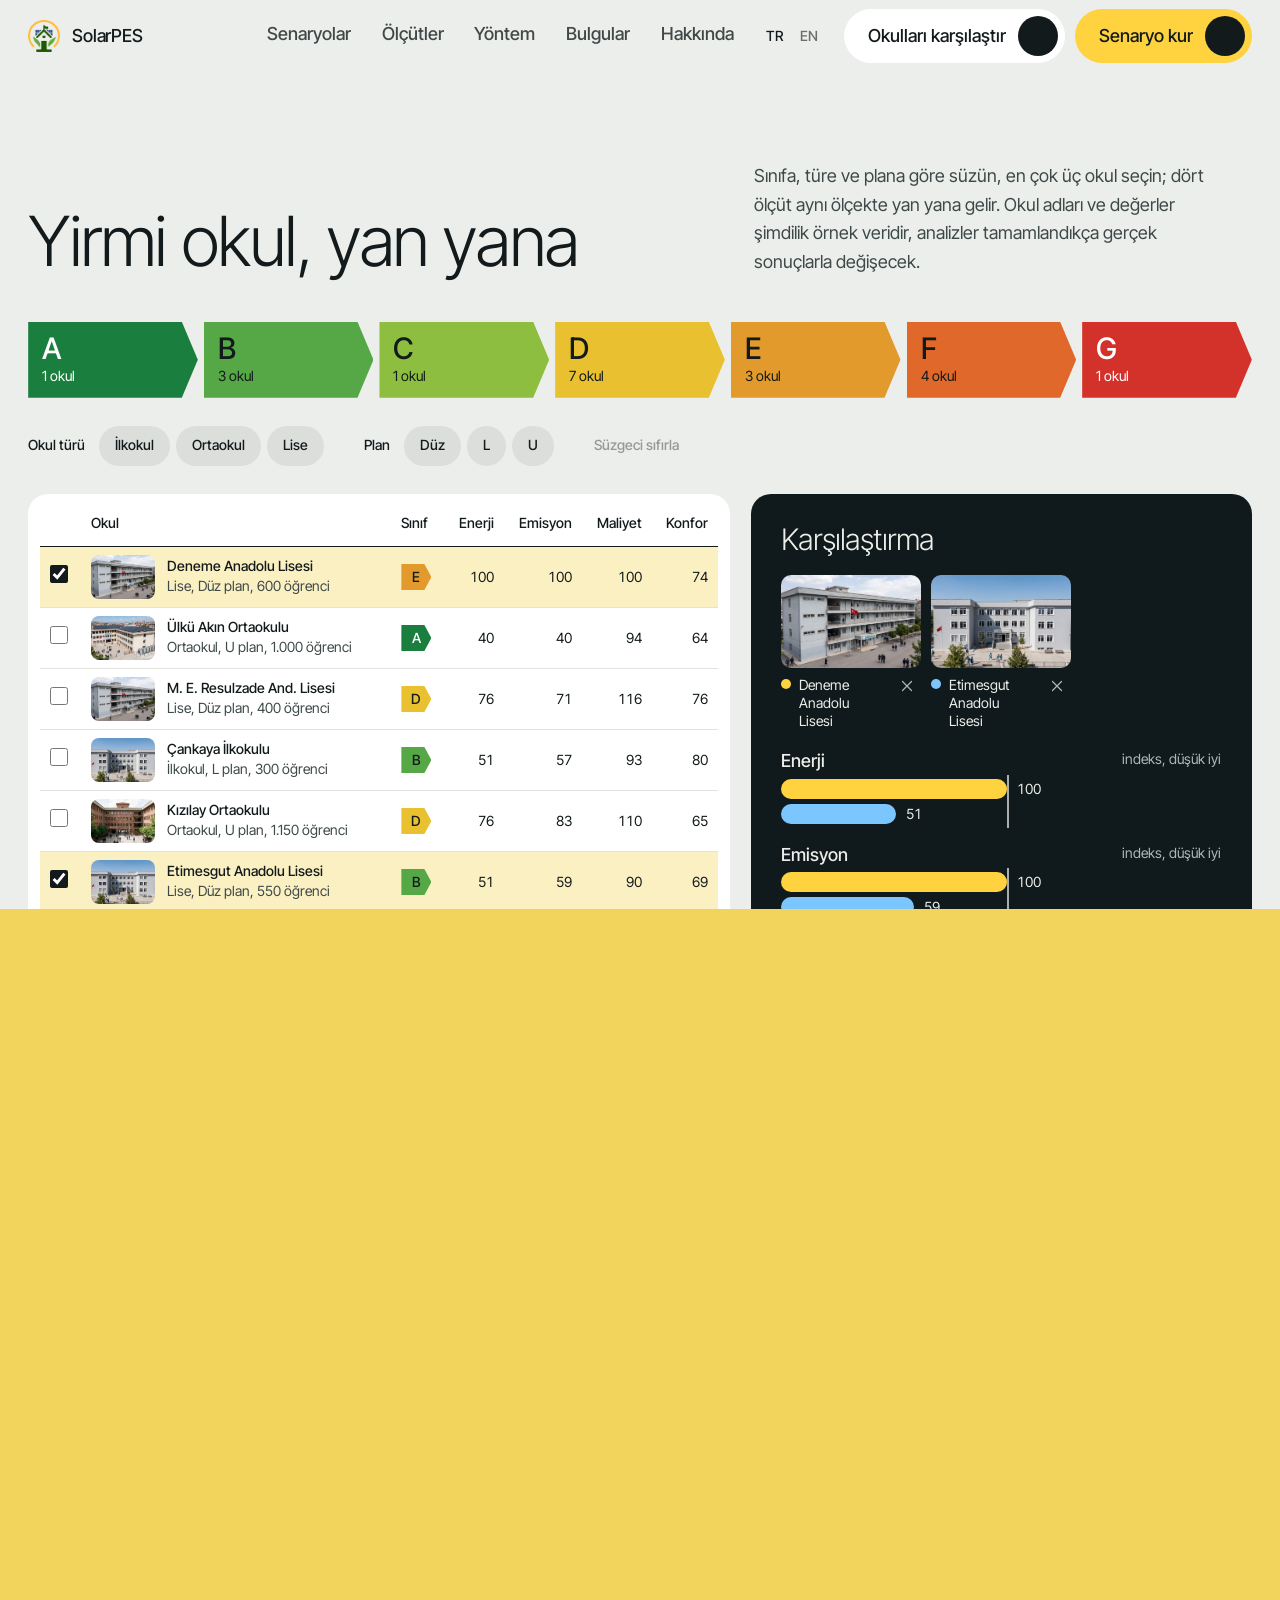
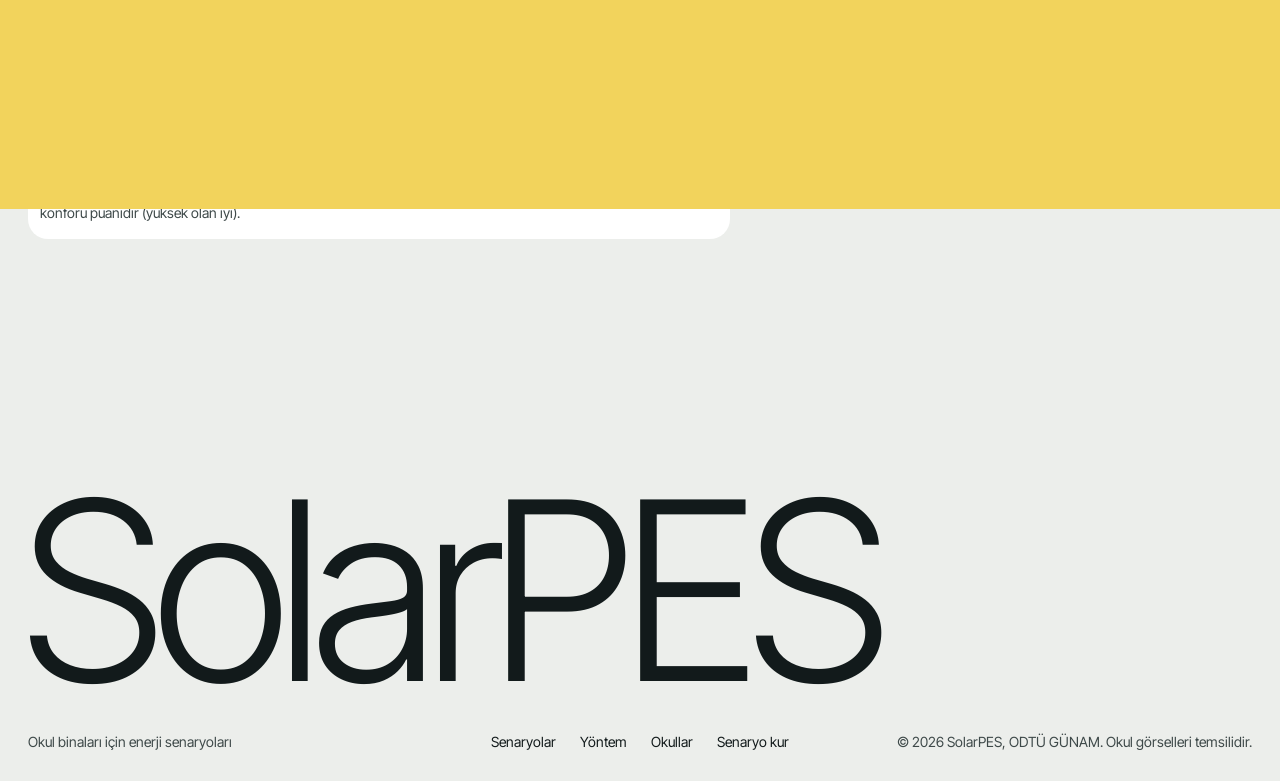
<file: okullar.html>
<!doctype html>
<html lang="tr">
<head>
<meta charset="utf-8">
<meta name="viewport" content="width=device-width, initial-scale=1">
<title>Okulları karşılaştır – SolarPES</title>
<meta name="description" content="SolarPES, Ankara'daki devlet okullarının enerji renovasyon senaryolarını bugünün ve 2050'nin ikliminde ölçen bir araştırma projesi.">
<meta name="theme-color" content="#F1F0EB">
<link rel="icon" href="assets/img/logo.png">
<link rel="preconnect" href="https://fonts.googleapis.com">
<link rel="preconnect" href="https://fonts.gstatic.com" crossorigin>
<link rel="stylesheet" href="https://fonts.googleapis.com/css2?family=Inter+Tight:wght@300;400;500&display=swap">
<link rel="stylesheet" href="css/site.css">
<link rel="stylesheet" href="css/transition.css">
<script>document.documentElement.classList.add("js");setTimeout(function(){var d=document.documentElement;if(!d.classList.contains("ready"))d.classList.add("rv-all")},4000)</script>
<script>try{if(sessionStorage.getItem("sp-trans")==="1")document.documentElement.classList.add("arrive")}catch(e){}</script>
</head>
<body class="page-schools" data-title-key="docTitleSchools">
<svg width="0" height="0" style="position:absolute" aria-hidden="true">
  <defs>
    <symbol id="i-roof" viewBox="0 0 24 24"><path d="M3 11l9-6 9 6"/><path d="M5 10v9h14v-9"/></symbol>
    <symbol id="i-wall" viewBox="0 0 24 24"><rect x="3" y="4" width="18" height="16"/><path d="M3 10h18M3 15h18M9 4v6M15 10v5M9 15v5"/></symbol>
    <symbol id="i-window" viewBox="0 0 24 24"><rect x="4" y="4" width="16" height="16" rx="1"/><path d="M12 4v16M4 12h16"/></symbol>
    <symbol id="i-ground" viewBox="0 0 24 24"><path d="M3 9h18"/><path d="M3 14l3-3M8 14l3-3M13 14l3-3M18 14l3-3"/><path d="M3 19h18"/></symbol>
    <symbol id="i-shade" viewBox="0 0 24 24"><circle cx="12" cy="8" r="3.4"/><path d="M12 2v1.5M18 8h-1.5M6 8H4.5M16 4l-1 1M8 4l1 1"/><path d="M4 14h16M6 18h12"/></symbol>
    <symbol id="i-pv" viewBox="0 0 24 24"><rect x="3" y="5" width="18" height="11" rx="1"/><path d="M3 9h18M3 12.5h18M9 5v11M15 5v11"/><path d="M12 16v3M9 22h6"/></symbol>
    <symbol id="i-hp" viewBox="0 0 24 24"><rect x="3" y="6" width="18" height="12" rx="1.5"/><circle cx="9" cy="12" r="3"/><path d="M9 9v6M6 12h6M16 10v4M19 10v4"/></symbol>
    <symbol id="i-iod" viewBox="0 0 24 24"><path d="M10 13V5a2 2 0 0 1 4 0v8a4 4 0 1 1-4 0z"/><path d="M12 13v-4"/></symbol>
    <symbol id="i-energy" viewBox="0 0 24 24"><path d="M13 3L5 13h6l-1 8 8-11h-6z"/></symbol>
    <symbol id="i-emis" viewBox="0 0 24 24"><path d="M7 17h10a3 3 0 0 0 0-6 4.5 4.5 0 0 0-8.7-1.5A3.2 3.2 0 0 0 7 17z"/></symbol>
    <symbol id="i-cost" viewBox="0 0 24 24"><circle cx="12" cy="12" r="8.5"/><path d="M9.5 9h4M9 12.5h4.5M11 7.5v9M9.5 14.5c.6 1 2 1.4 3 .6"/></symbol>
    <symbol id="i-reset" viewBox="0 0 24 24"><path d="M4 12a8 8 0 1 0 2.5-5.8"/><path d="M4 4v4h4"/></symbol>
    <symbol id="i-rotate" viewBox="0 0 24 24"><path d="M20 12a8 8 0 0 1-14.3 4.9"/><path d="M4 12a8 8 0 0 1 14.3-4.9"/><path d="M18 3v4.5h-4.5M6 21v-4.5h4.5"/></symbol>
    <symbol id="i-close" viewBox="0 0 24 24"><path d="M6 6l12 12M18 6L6 18"/></symbol>
    <symbol id="i-prev" viewBox="0 0 24 24"><path d="M15 5l-7 7 7 7"/></symbol>
    <symbol id="i-next" viewBox="0 0 24 24"><path d="M9 5l7 7-7 7"/></symbol>
    <symbol id="i-expand" viewBox="0 0 24 24"><path d="M14 4h6v6M10 20H4v-6M20 4l-7 7M4 20l7-7"/></symbol>
    <symbol id="i-arrow" viewBox="0 0 24 24"><path d="M5 12h14M13 6l6 6-6 6"/></symbol>
  </defs>
</svg>

<div class="curtain" aria-hidden="true"><span>SolarPES</span></div>
<a class="skip" href="#main" data-i18n="skip">İçeriğe geç</a>

<header class="bar solid" id="bar">
  <a class="mark" href="./"><img src="assets/img/logo.png" alt="" width="30" height="30"><span>SolarPES</span></a>
  <nav class="links" id="links" aria-label="Bölümler" data-i18n-aria="navLabel">
    <a href="./#senaryolar"><span class="roll"><span data-i18n="navExplore">Senaryolar</span></span></a>
    <a href="./#olcutler"><span class="roll"><span data-i18n="navCriteria">Ölçütler</span></span></a>
    <a href="./#yontem"><span class="roll"><span data-i18n="navMethod">Yöntem</span></span></a>
    <a href="./#bulgular"><span class="roll"><span data-i18n="navFindings">Bulgular</span></span></a>
    <a href="./#hakkinda"><span class="roll"><span data-i18n="navAbout">Hakkında</span></span></a>
    <a class="show-m" href="okullar.html"><span class="roll"><span data-i18n="navCompare">Okulları karşılaştır</span></span></a>
  </nav>
  <div class="bar-r">
    <div class="lang" role="group" aria-label="Dil / Language">
      <button type="button" data-lang="tr" aria-pressed="true">TR</button><button type="button" data-lang="en" aria-pressed="false">EN</button>
    </div>
    <button type="button" class="menu-btn" id="menuBtn" aria-expanded="false" aria-controls="links" data-i18n="menu">Menü</button>
    <a class="pill pill-white pill-md hide-m" href="okullar.html"><span class="roll"><span data-i18n="navCompare">Okulları karşılaştır</span></span><svg class="ico" aria-hidden="true"><use href="./#i-arrow"/></svg></a>
    <a class="pill pill-sun pill-md" href="senaryo/"><span class="roll"><span data-i18n="navCta">Senaryo kur</span></span><svg class="ico" aria-hidden="true"><use href="./#i-arrow"/></svg></a>
  </div>
</header>

<main id="main">
<section class="schools" id="okullar" aria-labelledby="scH">
  <div class="wrap">
    <div class="sec-head">
      <h1 class="h-head" id="scH" data-i18n="scH">Yirmi okul, yan yana</h1>
      <p data-i18n="scP">Sınıfa, türe ve plana göre süzün, en çok üç okul seçin; dört ölçüt aynı ölçekte yan yana gelir. Okul adları ve değerler şimdilik örnek veridir, analizler tamamlandıkça gerçek sonuçlarla değişecek.</p>
    </div>
    <div class="sc-tool">
      <div class="ekb" id="ekbBar" role="group" aria-label="Enerji sınıfına göre süz" data-i18n-aria="ekbAria"></div>
      <div class="sc-filters">
        <div class="fgrp" role="group" aria-labelledby="fTypeL"><span id="fTypeL" data-i18n="fType">Okul türü</span><div class="chips" id="fType"></div></div>
        <div class="fgrp" role="group" aria-labelledby="fPlanL"><span id="fPlanL" data-i18n="fPlan">Plan</span><div class="chips" id="fPlan"></div></div>
        <button type="button" class="reset" id="fReset" data-i18n="reset" disabled>Süzgeci sıfırla</button>
      </div>
      <div class="sc-main">
        <div class="pool-wrap">
          <table class="pool" id="pool">
            <caption class="sr" data-i18n="poolCap">Okul havuzu</caption>
            <thead><tr>
              <th scope="col"><span class="sr" data-i18n="select">Seç</span></th>
              <th scope="col" data-i18n="thSchool">Okul</th>
              <th scope="col" data-i18n="thClass">Sınıf</th>
              <th scope="col" class="num" data-i18n="thEnergy">Enerji</th>
              <th scope="col" class="num hide-s" data-i18n="thEmis">Emisyon</th>
              <th scope="col" class="num hide-s" data-i18n="thCost">Maliyet</th>
              <th scope="col" class="num" data-i18n="thComfort">Konfor</th>
            </tr></thead>
            <tbody id="poolBody"></tbody>
          </table>
          <p class="pool-note" data-i18n="poolNote">Enerji, emisyon ve maliyet baz binaya göre indekstir (baz 100, düşük olan iyi). Konfor yaz konforu puanıdır (yüksek olan iyi).</p>
        </div>
        <div class="cmp" id="cmp" aria-live="polite"></div>
      </div>
    </div>
  </div>
</section>
</main>

<footer class="foot wrap" data-bg="ink">
  <p class="ft-word" aria-hidden="true">SolarPES</p>
  <div class="ft-line">
    <p class="ft-say" data-i18n="ftShort">Okul binaları için enerji senaryoları</p>
    <nav class="ft-nav" aria-label="Alt menü" data-i18n-aria="ftNav">
      <a href="./#senaryolar" data-i18n="navExplore">Senaryolar</a>
      <a href="./#yontem" data-i18n="navMethod">Yöntem</a>
      <a href="okullar.html" data-i18n="navSchools">Okullar</a>
      <a href="senaryo/" data-i18n="navCta">Senaryo kur</a>
    </nav>
    <p class="ft-legal" data-i18n="ftLegal">© 2026 SolarPES, ODTÜ GÜNAM. Okul görselleri temsilidir.</p>
  </div>
</footer>

<script src="js/transition.js"></script>
<script type="module" src="js/schools.js"></script>
</body>
</html>
</file>
<file: css/site.css>
/* SolarPES · proje sitesi
   Renkli ama sakin: sayfanın zemini kaydırdıkça bir renkten ötekine geçer (kâğıt, Ankara göğü, yaprak,
   güneş, gece). Renkler okulun dünyasından: çatıdaki güneş, yenilenmiş okulun yeşili, gök, beton kâğıt.
   Tek yazı ailesi Inter Tight ince ağırlıkta; düğmeler tam yuvarlak, okları dairede. */
:root{
  --font:"Inter Tight",system-ui,-apple-system,"Segoe UI",sans-serif;
  --paper:#ECEEEB; --sky:#CCDDEB; --leaf:#D4E6CB; --sun:#F2D35C; --night:#10191B;
  --ink:#121A1B; --ink-2:#3E4949;
  --light:#ECEEEA; --light-2:#AEB8B5;
  --sun-hot:#FFD23F;
  --A:#1A7F3E;--B:#55A845;--C:#8DBE3F;--D:#E9C130;--E:#E39A2D;--F:#E0682A;--G:#D3322A;

  --s-small:14px;
  --s-body:clamp(1rem,.96rem + .2vw,1.125rem);
  --s-lead:clamp(1.375rem,1.05rem + 1vw,2rem);
  --s-head:clamp(2.5rem,1.6rem + 3.4vw,4.5rem);
  --s-disp:clamp(3.4rem,8.4vw,8.5rem);

  --m:clamp(16px,2.2vw,32px);
  --gap:clamp(14px,1.6vw,24px);
  --sec:clamp(120px,16vh,200px);
  --bar:72px;
  --r-img:20px;
  --ease:cubic-bezier(.16,1,.3,1);
  --field-t:.8s cubic-bezier(.4,0,.2,1);
  /* 3B gezgin bu iki rengi okur */
  --tint:#FFD23F; --sky2:#2A3538;
  color-scheme:light;
}

*,*::before,*::after{box-sizing:border-box}
*{margin:0}
html{scroll-padding-top:calc(var(--bar) + 8px);-webkit-text-size-adjust:100%;overflow-x:clip}
body{--field:var(--paper);--fg:var(--ink);--fg-2:var(--ink-2);--card:rgba(255,255,255,.55);--soft:rgba(18,26,27,.08);
  background:var(--field);color:var(--fg);font:400 var(--s-body)/1.6 var(--font);-webkit-font-smoothing:antialiased;overflow-x:clip;
  transition:background-color var(--field-t),color var(--field-t)}
body.jump,body.jump .bar{transition:none}
body[data-field="sky"]{--field:var(--sky)}
body[data-field="leaf"]{--field:var(--leaf)}
body[data-field="sun"]{--field:var(--sun)}
body[data-field="ink"]{--field:var(--night);--fg:var(--light);--fg-2:var(--light-2);--card:rgba(255,255,255,.06);--soft:rgba(255,255,255,.1)}
img,video{display:block;max-width:100%;height:auto}
button,input,select{font:inherit;color:inherit}
button{cursor:pointer;background:none;border:0;padding:0}
a{color:inherit}
:focus-visible{outline:2px solid currentColor;outline-offset:3px}
::selection{background:var(--ink);color:var(--sun)}
.sr{position:absolute;width:1px;height:1px;overflow:hidden;clip-path:inset(50%);white-space:nowrap}
.skip{position:fixed;left:var(--m);top:-60px;z-index:100;background:var(--ink);color:var(--paper);padding:12px 16px;text-decoration:none;border-radius:999px}
.skip:focus{top:8px}
.ico{width:18px;height:18px;fill:none;stroke:currentColor;stroke-width:1.6;stroke-linecap:round;stroke-linejoin:round;flex:0 0 auto}
.num{font-variant-numeric:tabular-nums}
.wrap{padding-inline:var(--m)}
.show-m{display:none}

/* tipografi */
h1,h2,h3,h4{font-weight:300;letter-spacing:-.035em;line-height:1.02;text-wrap:balance}
.h-head{font-size:var(--s-head)}
.h-sub{font-size:var(--s-lead);letter-spacing:-.02em;line-height:1.15}
.statement{font-size:var(--s-lead);font-weight:300;line-height:1.3;letter-spacing:-.015em;text-wrap:pretty}
.sec-head{display:grid;grid-template-columns:repeat(12,minmax(0,1fr));column-gap:var(--gap);align-items:end;margin-bottom:clamp(36px,5vh,56px)}
.sec-head h1,.sec-head h2{grid-column:1 / span 7}
.sec-head p{grid-column:8 / span 5;max-width:46ch;color:var(--fg-2)}

/* düğmeler: tam yuvarlak, ok dairede */
.pill{display:inline-flex;align-items:center;gap:14px;min-height:56px;padding:0 8px 0 26px;border-radius:999px;font-weight:500;font-size:var(--s-body);
  text-decoration:none;white-space:nowrap;transition:transform .25s var(--ease),background-color .25s,color .25s}
.pill .ico{width:40px;height:40px;padding:11px;border-radius:50%;transition:transform .45s var(--ease),background-color .25s}
.pill:hover .ico{transform:rotate(-45deg)}
.pill:active{transform:scale(.97)}
.pill-lg{min-height:64px;padding-left:30px}
.pill-lg .ico{width:48px;height:48px;padding:14px}
.pill-sm{min-height:46px;padding:0 6px 0 20px;font-size:var(--s-small);gap:10px}
.pill-sm .ico{width:34px;height:34px;padding:9px}
.pill-sm:not(:has(.ico)){padding:0 20px}
.pill-sun{background:var(--sun-hot);color:var(--ink)}
.pill-sun .ico{background:var(--ink);color:var(--sun-hot)}
.pill-sun:hover{background:#FFE07A}
.pill-light{background:var(--paper);color:var(--ink)}
.pill-light .ico{background:var(--ink);color:var(--paper)}
.pill-light:hover{background:#fff}
.pill-ink{background:var(--ink);color:var(--paper)}
.pill-ink .ico{background:var(--sun-hot);color:var(--ink)}
.pill-ink:hover{background:#26302F}
.pill-line{background:color-mix(in srgb,currentColor 12%,transparent)}
.pill-line .ico{background:var(--fg);color:var(--field)}
.pill-line:hover{background:color-mix(in srgb,currentColor 20%,transparent)}
.pill-md{min-height:54px;padding:0 7px 0 24px;gap:12px}
.pill-md .ico{width:40px;height:40px;padding:11px}
.pill-white{background:#fff;color:var(--ink)}
.pill-white .ico{background:var(--ink);color:#fff}
.pill-white:hover{background:#F6F6F2}
.pill-soft{background:color-mix(in srgb,currentColor 13%,transparent)}
.pill-soft .ico{background:currentColor;color:var(--field)}
.pill-soft:hover{background:color-mix(in srgb,currentColor 22%,transparent)}
.bar:not(.solid) .pill-soft .ico{color:var(--night)}
/* üzerine gelince yazı yukarı kayar, altından aynısı gelir */
.roll{display:inline-flex;flex-direction:column;overflow:hidden;vertical-align:top;height:1.3em;line-height:1.3}
.roll>span,.roll::after{display:block;transition:transform .55s var(--ease)}
.roll::after{content:attr(data-t)}
a:hover .roll>span,a:hover .roll::after,a:focus-visible .roll>span,a:focus-visible .roll::after{transform:translateY(-100%)}
.tlink{display:inline-flex;align-items:center;gap:10px;text-decoration:none;font-weight:500;padding:6px 0}
.tlink .ico{transition:transform .3s var(--ease)}
.tlink:hover .ico{transform:translateX(5px)}

/* ---------- üst çubuk: tam genişlik, aşağı kaydırınca gizlenir, yukarıda geri gelir ---------- */
.bar{position:fixed;inset:0 0 auto;z-index:50;height:var(--bar);display:grid;grid-template-columns:1fr auto 1fr;align-items:center;gap:24px;padding:0 var(--m);color:var(--light);
  transition:background-color var(--field-t),color var(--field-t),transform .5s var(--ease)}
.bar.solid{background:var(--field);color:var(--fg)}
.bar.away{transform:translateY(-100%)}
.mark{justify-self:start;display:flex;align-items:center;gap:12px;text-decoration:none;font-weight:500;font-size:var(--s-body);letter-spacing:-.01em}
.mark img{width:32px;height:32px;transition:transform .8s var(--ease)}
.mark:hover img{transform:rotate(-20deg)}
.links{display:flex;gap:clamp(18px,2.4vw,36px)}
.links a{text-decoration:none;font-size:var(--s-body);font-weight:500;padding:6px 0;opacity:.78;transition:opacity .2s}
.links a:hover,.links a[aria-current="true"]{opacity:1}
.bar-r{justify-self:end;display:flex;align-items:center;gap:10px}
.lang{display:flex;margin-right:8px}
.lang button{min-width:34px;height:40px;font-weight:500;font-size:var(--s-small);opacity:.6;transition:opacity .2s}
.lang button:hover,.lang button[aria-pressed="true"]{opacity:1}
.menu-btn{display:none;height:44px;padding:0 18px;border-radius:999px;font-weight:500;font-size:var(--s-small);background:color-mix(in srgb,currentColor 13%,transparent)}

/* ---------- açılış: film çerçevesi kaydırınca içe çekilir ---------- */
.hero{position:relative;height:100svh;min-height:600px;display:grid;align-items:center;color:var(--light);--hp:0;overflow:clip}
.hero-frame{position:absolute;inset:0;overflow:hidden;background:var(--night);
  transform:scale(calc(1 - var(--hp) * .1));border-radius:calc(var(--hp) * 32px);transform-origin:50% 20%}
.hero-vid{position:absolute;inset:0;width:100%;height:100%;object-fit:cover;filter:brightness(.66) contrast(1.05) saturate(.9);transform:scale(calc(1 + var(--hp) * .12))}
.hero-shade{position:absolute;inset:0;background:linear-gradient(180deg,rgba(16,25,27,.65) 0%,rgba(16,25,27,0) 34%,rgba(16,25,27,0) 58%,rgba(16,25,27,.82) 100%)} /* taste-skill-ignore: fotoğraf üstünde nötr perde */
.hero-h{position:absolute;inset:var(--bar) 0 0;z-index:2;display:flex;flex-direction:column;justify-content:space-between;pointer-events:none;margin:0}
.hl{position:relative;display:block;overflow:hidden;font-size:var(--s-disp);font-weight:300;line-height:.95;letter-spacing:-.05em;padding-bottom:.06em;white-space:nowrap}
.hl>span{display:block}
.hl-1{padding:clamp(24px,5vh,56px) var(--m) 0;transform:translateX(calc(var(--hp) * -5vw))}
.hl-2{align-self:flex-end;padding:0 var(--m) clamp(16px,3vh,28px);transform:translateX(calc(var(--hp) * 5vw))}
.hero-mid{position:relative;z-index:3;margin-left:var(--m);max-width:none;display:flex;flex-direction:column;gap:28px;padding-right:var(--m);opacity:calc(1 - var(--hp) * 1.6)}
.hero-lead{font-size:var(--s-lead);font-weight:300;line-height:1.3;letter-spacing:-.015em;max-width:48ch}
.hero-act{display:flex;flex-wrap:wrap;align-items:center;gap:12px}

/* ---------- sorun: metin solda sabit, fotoğraflar sağdan kayarak geçer ve girerken açılır ---------- */
.intro{padding-top:var(--sec)}
.intro-track{display:grid;grid-template-columns:repeat(12,minmax(0,1fr));column-gap:var(--gap)}
.intro-sticky{display:contents}
.intro-text{grid-column:1 / span 5;position:sticky;top:30vh;align-self:start;display:flex;flex-direction:column;gap:24px;padding-bottom:10vh}
.intro-body{color:var(--fg-2);max-width:44ch}
.intro-stack{grid-column:7 / -1;display:flex;flex-direction:column;gap:20vh;padding:6vh 0 4vh}
.st{position:relative;margin:0;border-radius:28px;overflow:hidden;
  clip-path:inset(calc((1 - var(--r,1)) * 100%) 0 0 0 round 28px);
  transform:translateY(calc((1 - var(--r,1)) * 90px + (var(--p,.5) - .5) * -70px)) rotate(calc((1 - var(--r,1)) * var(--tilt,0deg)))}
.st img{display:block;width:100%;object-fit:cover;transform:scale(calc(1.28 - var(--r,1) * .28))}
.st:nth-child(1){width:82%;--tilt:-3deg}
.st:nth-child(1) img{aspect-ratio:4/5}
.st:nth-child(2){width:100%;--tilt:2deg}
.st:nth-child(2) img{aspect-ratio:16/10}
.st:nth-child(3){width:62%;margin-left:auto;--tilt:-2deg}
.st:nth-child(3) img{aspect-ratio:1}
.st figcaption{position:absolute;left:18px;bottom:18px;padding:9px 16px;border-radius:999px;background:var(--paper);color:var(--ink);font-size:var(--s-small);font-weight:500;
  opacity:var(--r,1);transform:translateY(calc((1 - var(--r,1)) * 24px))}
.scope{display:grid;grid-template-columns:repeat(4,1fr);gap:var(--gap);margin-top:clamp(40px,6vh,80px)}
.scope dt{font-size:var(--s-lead);font-weight:300;letter-spacing:-.02em;margin-bottom:10px}
.scope dd{color:var(--fg-2);max-width:32ch}

/* ---------- 3B gezgin ---------- */
.explorer{padding-top:var(--sec)}
.js .stage .ex-card{opacity:0;transform:translateX(-30px);transition:opacity .7s var(--ease) .9s,transform .9s var(--ease) .9s}
.js .stage.arrived .ex-card{opacity:1;transform:none}
.js .stage .ctl{opacity:0;transition:opacity .6s 1.6s}
.js .stage.arrived .ctl{opacity:1}
.stage.arrived .pin{animation:pinIn .6s var(--ease) backwards}
.stage.arrived .pin:nth-child(1){animation-delay:1.7s}.stage.arrived .pin:nth-child(2){animation-delay:1.78s}.stage.arrived .pin:nth-child(3){animation-delay:1.86s}
.stage.arrived .pin:nth-child(4){animation-delay:1.94s}.stage.arrived .pin:nth-child(5){animation-delay:2.02s}.stage.arrived .pin:nth-child(6){animation-delay:2.1s}
.stage.arrived .pin:nth-child(7){animation-delay:2.18s}.stage.arrived .pin:nth-child(8){animation-delay:2.26s}.stage.arrived .pin:nth-child(9){animation-delay:2.34s}
@keyframes pinIn{from{opacity:0;transform:scale(.2) translateY(20px)}}

/* ---------- ölçütler ---------- */
.criteria{padding-top:var(--sec)}
.cr-track{position:relative;height:270svh}
.cr-sticky{position:sticky;top:0;height:100svh;display:grid;grid-template-columns:repeat(12,minmax(0,1fr));grid-template-rows:auto 1fr;column-gap:var(--gap);
  align-content:center;padding-top:calc(var(--bar) + 12px);padding-bottom:24px}
.cr-head{grid-column:7 / -1;grid-row:1;align-self:end}
.cr-photo{grid-column:1 / span 5;grid-row:1 / span 2;align-self:center;position:relative;height:min(74svh,720px);border-radius:var(--r-img);overflow:hidden;background:var(--soft)}
.cr-photo img{position:absolute;inset:0;width:100%;height:100%;object-fit:cover;opacity:0;transform:scale(1.06);transition:opacity .6s ease,transform 1.4s var(--ease)}
.cr-photo img.on{opacity:1;transform:none}
.cr-list{grid-column:7 / -1;grid-row:2}
.cr-p{color:var(--fg-2);max-width:44ch;margin:20px 0 40px}
.crl{list-style:none;padding:0}
.crl li{padding:6px 20px;margin-inline:-20px;position:relative;border-radius:20px;transition:background-color .5s var(--ease)}
.crl li.on{background:rgba(242,211,92,.38)}
.crl-b{width:100%;display:flex;justify-content:space-between;align-items:baseline;gap:20px;min-height:64px;text-align:left;color:var(--fg-2);transition:color .25s,transform .35s var(--ease)}
.crl-b span{font-size:var(--s-lead);font-weight:300;letter-spacing:-.02em;line-height:1.15}
.crl-b small{font-size:var(--s-small);white-space:nowrap}
.crl li.on .crl-b,.crl-b:hover{color:var(--fg)}
.crl li:not(.on) .crl-b:hover{transform:translateX(8px)}
.crl-d{display:none;padding-bottom:22px}
.crl li.on .crl-d{display:block;animation:fadeUp .5s var(--ease)}
.crl-d p{max-width:52ch}
.crl-d .crl-m{color:var(--fg-2);font-size:var(--s-small);margin-top:10px}

/* ---------- yöntem: okul yılı sürgüsü ---------- */
.method{padding-top:var(--sec)}
.mt-split{display:grid;grid-template-columns:1fr 1fr;gap:10px;min-height:58svh}
.mt-left{background:var(--card);border-radius:var(--r-img);padding:clamp(28px,4vw,56px);display:flex;flex-direction:column;justify-content:space-between;gap:40px}
.mt-clause{font-size:var(--s-lead);font-weight:300;letter-spacing:-.02em;line-height:1.25;max-width:24ch}
.mt-clause.swap{animation:fadeUp .45s var(--ease)}
.mt-right{background:var(--night);color:var(--light);border-radius:var(--r-img);padding:clamp(28px,4vw,56px);display:flex;flex-direction:column;justify-content:center;gap:36px}
.yr{display:flex;gap:6px;height:120px;align-items:flex-end}
.yr i{flex:var(--d) 1 0;min-width:10%;height:100%;border-radius:6px;background:#2C383B;transition:background-color .3s,transform .5s var(--ease);transform-origin:bottom;transform:scaleY(.62)}
.yr i.on{background:var(--sun-hot);transform:none}
.yr-read{display:grid;grid-template-columns:repeat(3,1fr);gap:var(--gap)}
.yr-read dt{font-size:var(--s-small);color:var(--light-2)}
.yr-read dd{margin-top:6px;font-weight:500}
.mt-slider{margin-top:28px}
.mt-slider input{width:100%;appearance:none;-webkit-appearance:none;height:32px;background:none;cursor:pointer}
.mt-slider input::-webkit-slider-runnable-track{height:6px;border-radius:3px;background:var(--soft)}
.mt-slider input::-moz-range-track{height:6px;border-radius:3px;background:var(--soft)}
.mt-slider input::-moz-range-progress{height:6px;border-radius:3px;background:var(--ink)}
.mt-slider input::-webkit-slider-thumb{-webkit-appearance:none;width:32px;height:32px;margin-top:-13px;border-radius:50%;background:var(--ink);border:0;transition:transform .2s}
.mt-slider input:active::-webkit-slider-thumb{transform:scale(1.15)}
.mt-slider input::-moz-range-thumb{width:32px;height:32px;border-radius:50%;background:var(--ink);border:0}
.yr-names{list-style:none;padding:0;display:grid;grid-template-columns:repeat(4,1fr);margin-top:12px}
.yr-names li:nth-child(2),.yr-names li:nth-child(3){text-align:center}
.yr-names li:last-child{text-align:right}
.yr-names button{font-size:var(--s-small);font-weight:500;color:var(--fg-2);padding:6px 0;transition:color .2s}
.yr-names button:hover,.yr-names button[aria-current="true"]{color:var(--fg)}
.mt-count{display:grid;grid-template-columns:repeat(12,minmax(0,1fr));column-gap:var(--gap);margin-top:clamp(80px,12vh,128px)}
.mt-count h3{grid-column:2 / span 3}
.mt-count .figlines{grid-column:5 / span 7}

/* sakin sayı satırları */
.figlines{display:flex;flex-direction:column;gap:26px}
.figlines>div{display:grid;grid-template-columns:150px 1fr;column-gap:24px;align-items:baseline}
.figlines dt{text-align:right;font-size:var(--s-lead);font-weight:400;letter-spacing:-.02em;font-variant-numeric:tabular-nums;white-space:nowrap}
.figlines dd{color:var(--fg-2);max-width:42ch}

/* ---------- iklim (güneş alanı) ---------- */
.climate{padding-top:var(--sec)}
.cl-grid{display:grid;grid-template-columns:repeat(12,minmax(0,1fr));column-gap:var(--gap);row-gap:clamp(56px,8vh,96px)}
.cl-h{grid-column:1 / span 8;font-size:var(--s-head);max-width:16ch}
.cl-p{grid-column:9 / span 4;align-self:end;max-width:40ch}
.cl-figs{grid-column:1 / -1;grid-row:2;display:grid;grid-template-columns:1fr 1fr;gap:var(--gap)}
.cl-figs b{display:block;font-size:var(--s-disp);font-weight:300;letter-spacing:-.05em;line-height:.95;font-variant-numeric:tabular-nums}
.cl-figs p{margin-top:12px;max-width:34ch}
.cl-notes{grid-column:1 / -1;display:grid;grid-template-columns:repeat(3,1fr);gap:var(--gap)}
.cl-notes h3{font-size:var(--s-lead);margin-bottom:12px}
.cl-notes p{max-width:38ch}

/* ---------- bulgular ---------- */
.findings{padding-top:var(--sec)}
.fd-top{display:grid;grid-template-columns:repeat(12,minmax(0,1fr));column-gap:var(--gap);align-items:start}
.fd-lines{grid-column:1 / span 6;display:flex;flex-direction:column}
.fd-p{color:var(--fg-2);max-width:44ch;margin:20px 0 48px}
.fd-ph{grid-column:8 / -1;margin-top:8px}
.fd-ph,.ab-ph{overflow:hidden;border-radius:var(--r-img)}
.fd-ph img{width:100%;aspect-ratio:4/5;object-fit:cover}
.fd-ph figcaption{padding-top:12px;font-size:var(--s-small);color:var(--fg-2)}
/* ---------- şekiller: sabitlenen yatay galeri ---------- */
.gallery{padding-top:clamp(64px,8vh,110px)}
.hgal{position:relative;height:var(--hgal-h,280svh)}
.hgal-sticky{position:sticky;top:0;height:100svh;display:flex;flex-direction:column;justify-content:center;gap:clamp(24px,4vh,40px);overflow:hidden;padding-top:calc(var(--bar) * .5)}
.hgal-head{display:flex;justify-content:space-between;align-items:baseline;gap:24px}
.hgal-head p{color:var(--fg-2);max-width:42ch}
.figs-clip{margin-inline:var(--m);overflow:hidden;border-radius:24px}
.figs{display:flex;gap:clamp(16px,2vw,32px);width:max-content;transform:translateX(calc(var(--hx,0) * -1px));will-change:transform}
.fig{flex:0 0 clamp(300px,40vw,640px);display:flex;flex-direction:column;gap:14px;
  transform:scale(calc(.88 + var(--c,1) * .12)) rotate(calc((1 - var(--c,1)) * var(--side,1) * 2.5deg));opacity:calc(.45 + var(--c,1) * .55)}
.fig-open{display:grid;place-items:center;height:min(56svh,560px);cursor:zoom-in;background:#fff;border-radius:24px;padding:20px;overflow:hidden}
.fig-open img{max-width:100%;max-height:100%;width:auto;height:auto;object-fit:contain;transition:transform .6s var(--ease)}
.fig-open:hover img{transform:scale(1.04)}
.fig figcaption{display:flex;flex-direction:column;gap:4px;max-width:52ch}
.fig figcaption b{font-weight:500}
.fig figcaption span{font-size:var(--s-small);color:var(--fg-2)}

/* ---------- iki araç (gece alanı): görsel + canlı arayüz parçası + adımlar ---------- */
.tools{padding-top:var(--sec);padding-bottom:clamp(40px,6vh,80px)}
.tl-head{display:grid;grid-template-columns:repeat(12,minmax(0,1fr));column-gap:var(--gap);align-items:end;margin-bottom:clamp(72px,11vh,140px)}
.tl-head h2{grid-column:1 / span 7}
.tl-head p{grid-column:8 / span 5;color:var(--fg-2);max-width:46ch}
.tool{display:grid;grid-template-columns:repeat(12,minmax(0,1fr));column-gap:var(--gap);align-items:center}
.tool+.tool{margin-top:clamp(120px,18vh,220px)}
.tool-a .tool-vis{grid-column:1 / span 7}
.tool-a .tool-tx{grid-column:9 / -1}
.tool-b .tool-vis{grid-column:6 / -1;grid-row:1}
.tool-b .tool-tx{grid-column:1 / span 4;grid-row:1}
.tool-vis{position:relative;display:block;text-decoration:none;color:var(--ink)}
.tool-ph{margin:0;border-radius:28px;overflow:hidden;aspect-ratio:4/3}
.tool-ph img{width:100%;height:100%;object-fit:cover;transform:scale(1.18);transition:transform 1.8s var(--ease)}
.tool-vis:hover .tool-ph img{transform:scale(1.05)}
.tool-tx{display:flex;flex-direction:column;align-items:flex-start;gap:24px}
.tool-tx p{color:var(--fg-2);max-width:44ch}
.steps{list-style:none;padding:0;display:flex;flex-direction:column;gap:14px}
.steps li{display:flex;align-items:center;gap:14px;font-weight:500}
.steps li::before{content:"";flex:0 0 12px;height:12px;border-radius:50%;background:var(--sun-hot)}
/* canlı arayüz parçaları: görselin köşesinde yüzer */
.ui-card{position:absolute;bottom:-44px;width:min(360px,72%);background:#fff;color:var(--ink);border-radius:22px;padding:20px 22px;display:flex;flex-direction:column;gap:14px;
  box-shadow:0 30px 60px -20px rgba(0,0,0,.45)} /* taste-skill-ignore: görselin üstünde yüzen kart */
.tool-a .ui-card{right:-28px}
.tool-b .ui-card{left:-28px}
.ui-row{display:flex;justify-content:space-between;align-items:center;gap:12px;font-size:var(--s-small);font-weight:500}
.ui-seg{position:relative;display:grid;grid-auto-flow:column;grid-auto-columns:1fr;background:#ECEEEB;border-radius:999px;padding:3px;min-width:150px}
.ui-seg i{position:relative;z-index:1;font-style:normal;text-align:center;padding:4px 10px}
.ui-seg b{position:absolute;top:3px;bottom:3px;left:3px;width:calc((100% - 6px) / var(--n));border-radius:999px;background:var(--sun-hot);transition:transform .8s var(--ease)}
.s4{--n:4}.s3{--n:3}
.ui-tog{position:relative;width:42px;height:24px;border-radius:999px;background:#D9DCD5;transition:background-color .4s}
.ui-tog b{position:absolute;top:3px;left:3px;width:18px;height:18px;border-radius:50%;background:#fff;transition:transform .45s var(--ease)}
.ui-res{padding-top:4px}
.ui-cls{position:relative;width:58px;height:32px;overflow:hidden}
.ui-cls i{position:absolute;inset:0;display:grid;place-items:center;padding-right:8px;font-style:normal;font-weight:500;font-size:var(--s-body);color:var(--ink);
  clip-path:polygon(0 0,calc(100% - 10px) 0,100% 50%,calc(100% - 10px) 100%,0 100%);transition:transform .7s var(--ease)}
.c-e{background:var(--E)}
.c-b{background:var(--B);transform:translateY(105%)}
.ui-t{font-size:var(--s-small);font-weight:500}
.ui-bar{display:grid;grid-template-columns:118px 1fr 32px;align-items:center;gap:10px;font-size:var(--s-small)}
.ui-bar i{height:12px;border-radius:999px;background:var(--k);width:var(--w);transform:scaleX(0);transform-origin:left;transition:transform 1.1s var(--ease)}
.ui-bar b{font-weight:500;text-align:right;font-variant-numeric:tabular-nums}
/* giriş sırası: görsel kenardan açılır, kart yükselir, arayüz kendini doldurur, adımlar sırayla yanar */
.js .tool-ph{clip-path:inset(0 100% 0 0 round 28px);transition:clip-path 1.4s var(--ease)}
.js .tool-b .tool-ph{clip-path:inset(0 0 0 100% round 28px)}
.js .tool.in .tool-ph{clip-path:inset(0 0 0 0 round 28px)}
.tool.in .tool-ph img{transform:none}
.js .ui-card{opacity:0;transform:translateY(70px) rotate(-4deg)}
.js .tool-b .ui-card{transform:translateY(70px) rotate(4deg)}
.js .tool .ui-card{transition:opacity .8s var(--ease) .55s,transform 1.1s var(--ease) .55s}
.js .tool.in .ui-card{opacity:1;transform:none}
.tool.in .s4 b{transform:translateX(200%);transition-delay:1.3s}
.tool.in .s3 b{transform:translateX(200%);transition-delay:1.7s}
.tool.in .ui-tog{background:var(--A);transition-delay:2.1s}
.tool.in .ui-tog b{transform:translateX(18px);transition-delay:2.1s}
.tool.in .c-e{transform:translateY(-105%);transition-delay:2.6s}
.tool.in .c-b{transform:none;transition-delay:2.6s}
.tool.in .ui-bar i{transform:none}
.tool.in .ui-bar:nth-of-type(2) i{transition-delay:1.1s}.tool.in .ui-bar:nth-of-type(3) i{transition-delay:1.3s}.tool.in .ui-bar:nth-of-type(4) i{transition-delay:1.5s}
.js .tool-tx>*{opacity:0;transform:translateY(30px);transition:opacity .8s var(--ease),transform .9s var(--ease)}
.js .tool.in .tool-tx>*{opacity:1;transform:none}
.tool.in .tool-tx>:nth-child(2){transition-delay:.1s}.tool.in .tool-tx>:nth-child(3){transition-delay:.2s}.tool.in .tool-tx>:nth-child(4){transition-delay:.3s}
.js .steps li{opacity:.35;transition:opacity .5s}
.js .steps li::before{transform:scale(.4);background:var(--light-2);transition:transform .5s var(--ease),background-color .5s}
.tool.in .steps li{opacity:1}
.tool.in .steps li::before{transform:none;background:var(--sun-hot)}
.tool.in .steps li:nth-child(1),.tool.in .steps li:nth-child(1)::before{transition-delay:.9s}
.tool.in .steps li:nth-child(2),.tool.in .steps li:nth-child(2)::before{transition-delay:1.25s}
.tool.in .steps li:nth-child(3),.tool.in .steps li:nth-child(3)::before{transition-delay:1.6s}

/* ---------- hakkında ---------- */
.about{display:grid;grid-template-columns:repeat(12,minmax(0,1fr));column-gap:var(--gap);padding-top:var(--sec);padding-bottom:var(--sec);align-items:start}
.ab-ph{grid-column:1 / span 5}
.ab-ph img{width:100%;aspect-ratio:4/5;object-fit:cover}
.ab-tx{grid-column:7 / -1;display:flex;flex-direction:column;gap:28px;padding-top:4vh}
.ab-tx>p{max-width:54ch}
.ab-cols{display:grid;grid-template-columns:1fr 1fr;gap:var(--gap);margin-top:12px}
.ab-cols h3{font-size:var(--s-lead);margin-bottom:14px}
.ab-cols ul{padding-left:1.1em;display:flex;flex-direction:column;gap:6px;color:var(--fg-2)}
.ab-cols p{color:var(--fg-2)}
.ref{font-size:var(--s-small);margin-top:10px}

/* ---------- alt bilgi: ad tam genişlikte ---------- */
.foot{padding-top:clamp(80px,12vh,140px);padding-bottom:28px;overflow:hidden}
.ft-word{font-size:clamp(4rem,19.5vw,18rem);font-weight:300;letter-spacing:-.065em;line-height:.8;margin-left:-.04em;white-space:nowrap}
.ft-line{display:grid;grid-template-columns:1fr auto 1fr;align-items:baseline;gap:24px;margin-top:40px;font-size:var(--s-small)}
.ft-say,.ft-legal{color:var(--fg-2)}
.ft-legal{text-align:right}
.ft-nav{display:flex;flex-wrap:wrap;gap:8px 24px}
.ft-nav a{text-decoration:none}
.ft-nav a:hover{text-decoration:underline;text-underline-offset:5px}

/* ---------- okullar sayfası ---------- */
.schools{padding-top:calc(var(--bar) + clamp(56px,10vh,120px));padding-bottom:var(--sec)}
.ekb{display:grid;grid-template-columns:repeat(7,1fr);gap:6px}
.ekb button{display:flex;flex-direction:column;align-items:flex-start;gap:2px;padding:12px 26px 10px 14px;color:#fff;text-align:left;
  background:var(--c);clip-path:polygon(0 0,calc(100% - 16px) 0,100% 50%,calc(100% - 16px) 100%,0 100%);transition:transform .2s var(--ease),opacity .2s}
.ekb button[data-c="B"],.ekb button[data-c="C"],.ekb button[data-c="D"],.ekb button[data-c="E"],.ekb button[data-c="F"],.cls[data-c="B"],.cls[data-c="C"],.cls[data-c="D"],.cls[data-c="E"],.cls[data-c="F"]{color:var(--ink)}
.ekb button b{font-weight:500;font-size:var(--s-lead);line-height:1}
.ekb button span{font-size:var(--s-small)}
.ekb button:hover{transform:translateY(-3px)}
.ekb.filtering button[aria-pressed="false"]{opacity:.35}
.ekb button:disabled{opacity:.25;cursor:default;transform:none}
.sc-filters{display:flex;flex-wrap:wrap;align-items:center;gap:16px 40px;margin-top:28px}
.fgrp{display:flex;align-items:center;gap:14px}
.fgrp>span{font-weight:500;font-size:var(--s-small)}
.chips{display:flex;flex-wrap:wrap;gap:6px}
.chips button{min-height:40px;padding:0 16px;border-radius:999px;background:rgba(18,26,27,.07);font-size:var(--s-small);font-weight:500;transition:background-color .2s,color .2s}
.chips button:hover{background:rgba(18,26,27,.13)}
.chips button[aria-pressed="true"]{background:var(--ink);color:var(--paper)}
.reset{font-weight:500;font-size:var(--s-small);text-decoration:underline;text-underline-offset:5px;padding:6px 0}
.reset:disabled{opacity:.4;cursor:default;text-decoration:none}
.sc-main{display:grid;grid-template-columns:minmax(0,7fr) minmax(0,5fr);gap:var(--gap);margin-top:28px;align-items:start}
.pool-wrap{overflow-x:auto;background:#fff;border-radius:var(--r-img);padding:8px 12px}
.pool{width:100%;border-collapse:collapse;font-size:var(--s-small)}
.pool th{text-align:left;font-weight:500;padding:10px 10px 12px;border-bottom:1px solid var(--ink);white-space:nowrap}
.pool td{padding:8px 10px;border-bottom:1px solid #E2E3DD;vertical-align:middle}
.pool tr:last-child td{border-bottom:0}
.pool .num{text-align:right;font-variant-numeric:tabular-nums}
.pool tbody tr{cursor:pointer;transition:background-color .15s}
.pool tbody tr:hover{background:#F4F4F0}
.pool tbody tr.sel{background:#FBF0C2}
.pool tbody tr.soon{cursor:default;color:#5F6763}
.pool input{width:18px;height:18px;accent-color:var(--ink);cursor:pointer}
.pool .sch{display:flex;align-items:center;gap:12px}
.pool .sch img{width:64px;height:44px;object-fit:cover;border-radius:8px;flex:0 0 auto}
.pool .sch b{display:block;font-weight:500;line-height:1.25}
.pool .sch small{display:block;color:var(--ink-2);font-size:var(--s-small)}
.cls{display:inline-grid;place-items:center;width:30px;height:26px;color:#fff;font-weight:500;background:var(--c);clip-path:polygon(0 0,calc(100% - 7px) 0,100% 50%,calc(100% - 7px) 100%,0 100%)}
.pool-note{margin:14px 0 6px;font-size:var(--s-small);color:var(--ink-2);max-width:70ch}
.cmp{position:sticky;top:calc(var(--bar) + 24px);background:var(--night);color:var(--light);border-radius:var(--r-img);padding:clamp(20px,2.4vw,32px);min-height:420px}
.cmp :focus-visible{outline-color:var(--sun-hot)}
.cmp h3{font-size:var(--s-lead)}
.cmp-empty{margin-top:14px;max-width:36ch;color:var(--light-2)}
.cmp-heads{display:grid;grid-template-columns:repeat(var(--n),1fr);gap:10px;margin-top:20px}
.cmp-heads figure img{width:100%;aspect-ratio:3/2;object-fit:cover;border-radius:10px}
.cmp-heads figcaption{display:flex;gap:8px;align-items:flex-start;margin-top:8px;font-size:var(--s-small);line-height:1.3}
.cmp-heads i{flex:0 0 10px;height:10px;margin-top:3px;border-radius:50%;background:var(--k)}
.cmp-heads button{margin-left:auto;flex:0 0 auto;width:28px;height:28px;display:grid;place-items:center;margin-top:-4px;border-radius:50%;color:var(--light-2)}
.cmp-heads button:hover{background:#26302F;color:var(--light)}
.cmp-ind{margin-top:22px}
.cmp-ind h4{font-size:var(--s-body);font-weight:500;letter-spacing:0;display:flex;justify-content:space-between;gap:12px}
.cmp-ind h4 small{font-weight:400;font-size:var(--s-small);color:var(--light-2)}
.bars{position:relative;margin-top:8px;display:flex;flex-direction:column;gap:5px}
.bars::after{content:"";position:absolute;top:-4px;bottom:-4px;left:var(--base);width:2px;background:var(--light);opacity:.7}
.brow{display:flex;align-items:center;gap:10px;height:20px}
.brow i{display:block;height:100%;width:var(--w);border-radius:10px;background:var(--k);transition:width .6s var(--ease)}
.brow span{font-size:var(--s-small);font-variant-numeric:tabular-nums}
.cmp-legend{margin-top:18px;font-size:var(--s-small);color:var(--light-2)}

/* şekil büyütme */
.lb{border:0;padding:0;max-width:min(1200px,94vw);max-height:92vh;background:#fff;border-radius:16px;box-shadow:0 24px 80px rgba(0,0,0,.4)} /* taste-skill-ignore: diyalog */
.lb::backdrop{background:rgba(16,25,27,.86)}
.lb img{max-height:92vh;width:auto;margin:auto}
.lb-x{position:absolute;top:10px;right:10px;width:44px;height:44px;display:grid;place-items:center;border-radius:50%;background:var(--ink);color:var(--paper)}

/* ---------- hareket ---------- */
/* açılış: satırlar kendi taban çizgilerinin arkasından yükselir */
.js .hl>span{transform:translateY(105%);animation:lineUp .8s var(--ease) .05s forwards}
.js .hl-2>span{animation-delay:.15s}
.js .js .hero-lead{animation:fadeUp .6s var(--ease) .45s backwards}
.js .hero-act{animation-delay:.55s}
@keyframes lineUp{to{transform:none}}
@keyframes fadeUp{from{opacity:0;transform:translateY(16px)}}
/* bölüm başlıkları maskeden yükselir; metin ve görseller sırayla gelir */
.js body:not(.page-schools) .h-head{clip-path:inset(0 0 100% 0);transform:translateY(.25em);transition:clip-path 1s var(--ease),transform 1s var(--ease)}
.js body:not(.page-schools) .h-head.in,.rv-all body .h-head{clip-path:inset(0 0 -10% 0);transform:none}
.js .rv{clip-path:inset(0 0 100% 0);transform:translateY(34px);transition:clip-path 1s var(--ease),transform 1.1s var(--ease);transition-delay:calc(var(--i,0) * 90ms)}
.js .rv.in,.rv-all .rv{clip-path:inset(-10% -10% -20% -10%);transform:none}
.rv-all .h-head{clip-path:none;transform:none}
/* görseller kaydırmayla yavaşça kayar */
[data-par]{transform:translateY(calc((var(--p,.5) - .5) * -70px)) scale(1.1);will-change:transform}
/* 3B sahne yaklaşınca büyür */
[data-grow]{clip-path:inset(calc((1 - var(--g,1)) * 10%) calc((1 - var(--g,1)) * 14%) round calc(var(--r-img) + (1 - var(--g,1)) * 40px))}
.rv-all .hero-act,.rv-all .hero-lead,.rv-all .hl>span{opacity:1;transform:none;animation:none}

/* ---------- dar ekranlar ---------- */
@media (max-width:1100px){
  .links{display:none;position:absolute;top:var(--bar);right:var(--m);flex-direction:column;gap:2px;background:var(--night);color:var(--light);padding:12px 20px;min-width:220px;border-radius:16px;box-shadow:0 16px 40px rgba(0,0,0,.3)} /* taste-skill-ignore: açılır menü */
  .links.open{display:flex}
  .links a{padding:10px 0;font-size:var(--s-body)}
  .bar{grid-template-columns:1fr auto}
  .links{position:absolute}
  .show-m{display:block}
  .hide-m{display:none}
  .menu-btn{display:block}
  .sc-main{grid-template-columns:1fr}
  .cmp{position:static}
  .scope{grid-template-columns:repeat(2,1fr);row-gap:40px}
}
@media (max-width:900px){
  .sec-head h1,.sec-head h2,.sec-head p{grid-column:1 / -1}
  .sec-head p{margin-top:18px}
  .intro-text{grid-column:1 / -1;position:static;padding-bottom:0}
  .intro-stack{grid-column:1 / -1;gap:56px;padding-top:56px}
  .st:nth-child(n){width:100%;margin-left:0}
  .cr-track{height:auto}
  .cr-sticky{position:static;height:auto;display:grid;padding:0}
  .cr-photo{height:auto}
  .tl-head h2,.tl-head p{grid-column:1 / -1}
  .tl-head p{margin-top:18px}
  .tool-a .tool-vis,.tool-a .tool-tx,.tool-b .tool-vis,.tool-b .tool-tx{grid-column:1 / -1;grid-row:auto}
  .tool-tx{margin-top:80px}
  .tool-a .ui-card{right:12px}
  .tool-b .ui-card{left:12px}
  .hgal{height:auto}
  .hgal-sticky{position:static;height:auto;overflow:visible;padding-top:0}
  .hgal-head{flex-direction:column;padding-inline:var(--m)}
  .figs{width:auto;flex-direction:column;gap:40px;transform:none}
  .figs-clip{overflow:visible;border-radius:0}
  .fig{flex-basis:auto;transform:none;opacity:1}
  .fig-open{height:auto;aspect-ratio:4/3}
  .cr-head{grid-column:1 / -1;padding-top:0}
  .cr-photo{grid-column:1 / -1;grid-row:2;position:relative;top:auto;aspect-ratio:16/10;margin-bottom:28px}
  .cr-list{grid-column:1 / -1;grid-row:3}
  .mt-split{grid-template-columns:1fr}
  .mt-right{order:-1}
  .mt-count h3,.mt-count .figlines{grid-column:1 / -1}
  .mt-count h3{margin-bottom:28px}
  .cl-h,.cl-p{grid-column:1 / -1}
  .cl-p{grid-row:2}
  .cl-figs{grid-row:3}
  .cl-notes{grid-template-columns:1fr;gap:32px}
  .fd-lines,.fd-ph{grid-column:1 / -1}
  .fd-ph{margin-top:48px;width:70%;justify-self:end}
  .ab-ph,.ab-tx{grid-column:1 / -1}
  .ab-ph{width:72%;grid-row:2;margin-top:48px}
  .ab-tx{grid-row:1;padding-top:0}
}
@media (max-width:760px){
  :root{--bar:64px}
  .mark span{display:none}
  .hero{min-height:560px}
  .hl{font-size:clamp(2.4rem,11vw,4rem)}
  .hl-1{padding-top:28px}
  .hero-mid{gap:20px}
  .pill-lg{min-height:58px;padding-left:24px;font-size:var(--s-body);width:100%;justify-content:space-between}
  .hero-act{flex-direction:column;align-items:stretch}
  .bar .pill-md .ico{display:none}
  .bar .pill-md{min-height:44px;padding:0 18px;font-size:var(--s-small)}
  .bar{gap:12px}
  .lang{margin-right:0}
  .pill-lg .ico{width:44px;height:44px;padding:13px}
  .scope{grid-template-columns:1fr;gap:28px}
  .yr{height:80px}
  .yr-read{grid-template-columns:1fr;gap:14px}
  .yr-names{grid-template-columns:1fr 1fr;row-gap:4px}
  .yr-names li:nth-child(n){text-align:left}
  .figlines>div{grid-template-columns:92px 1fr;column-gap:16px}
  .figlines dt{font-size:var(--s-body);font-weight:500}
  .cl-figs{grid-template-columns:1fr;gap:32px}
  .ekb{grid-template-columns:repeat(4,1fr)}
  .ekb button{padding:10px 20px 8px 10px}
  .pool .hide-s{display:none}
  .pool .sch img{display:none}
  .ab-cols{grid-template-columns:1fr;gap:28px}
  .ft-line{grid-template-columns:1fr;gap:12px}
  .ft-legal{text-align:left}
}
html.lenis,html.lenis body{height:auto}
.lenis.lenis-smooth{scroll-behavior:auto!important}

@media (prefers-reduced-motion:reduce){
  .intro-track,.hgal{height:auto!important}
  .intro-sticky,.hgal-sticky{position:static;height:auto}
  .figs{width:auto;flex-direction:column;gap:40px}
  *,*::before,*::after{animation:none!important;transition-duration:.01ms!important;transition-delay:0s!important}
  .js .rv,.js .hl>span,.js .h-head{opacity:1;transform:none;clip-path:none!important}
  [data-par],.hero-frame,.hero-vid,.hl-1,.hl-2,.st img,.fig,.figs{transform:none!important}
  .st{clip-path:none!important;filter:none!important}
  .js .ui-card,.js .tool-tx>*,.js .steps li,.js .stage .ex-card{opacity:1;transform:none}
  .js .tool-ph,.st{clip-path:none!important}
  .cr-track{height:auto}
  .cr-sticky{position:static;height:auto}
  .js .stage .ctl{opacity:1}
  [data-grow]{clip-path:none!important}
  .hero-frame{border-radius:0!important}
  .hero-mid{opacity:1!important}
}
</file>
<file: css/transition.css>
/* Sayfalar arası geçiş: güneş sarısı bir perde aşağıdan yükselip ekranı örter, yeni sayfa açılınca yukarı çekilir.
   Perde yalnızca betik çalışınca görünür; ilk ziyarette hiçbir şeyi bekletmez. */
.curtain{position:fixed;inset:0;z-index:300;display:grid;place-items:center;background:#F2D35C;color:#121A1B;
  transform:translateY(101%);pointer-events:none;will-change:transform}
.curtain span{font:300 clamp(3.4rem,8.4vw,8.5rem)/1 "Inter Tight",system-ui,sans-serif;letter-spacing:-.06em;opacity:0;transform:translateY(30px)}
html.leave .curtain{transform:none;transition:transform .6s cubic-bezier(.76,0,.24,1)}
html.leave .curtain span{opacity:1;transform:none;transition:opacity .4s .25s,transform .6s .2s cubic-bezier(.16,1,.3,1)}
html.arrive .curtain{animation:curtainUp .8s .1s cubic-bezier(.76,0,.24,1) both}
html.arrive .curtain span{opacity:1;transform:none;animation:curtainText .5s both}
@keyframes curtainUp{from{transform:none}to{transform:translateY(-101%)}}
@keyframes curtainText{to{opacity:0;transform:translateY(-30px)}}
@media (prefers-reduced-motion:reduce){
  .curtain{display:none}
}
</file>
